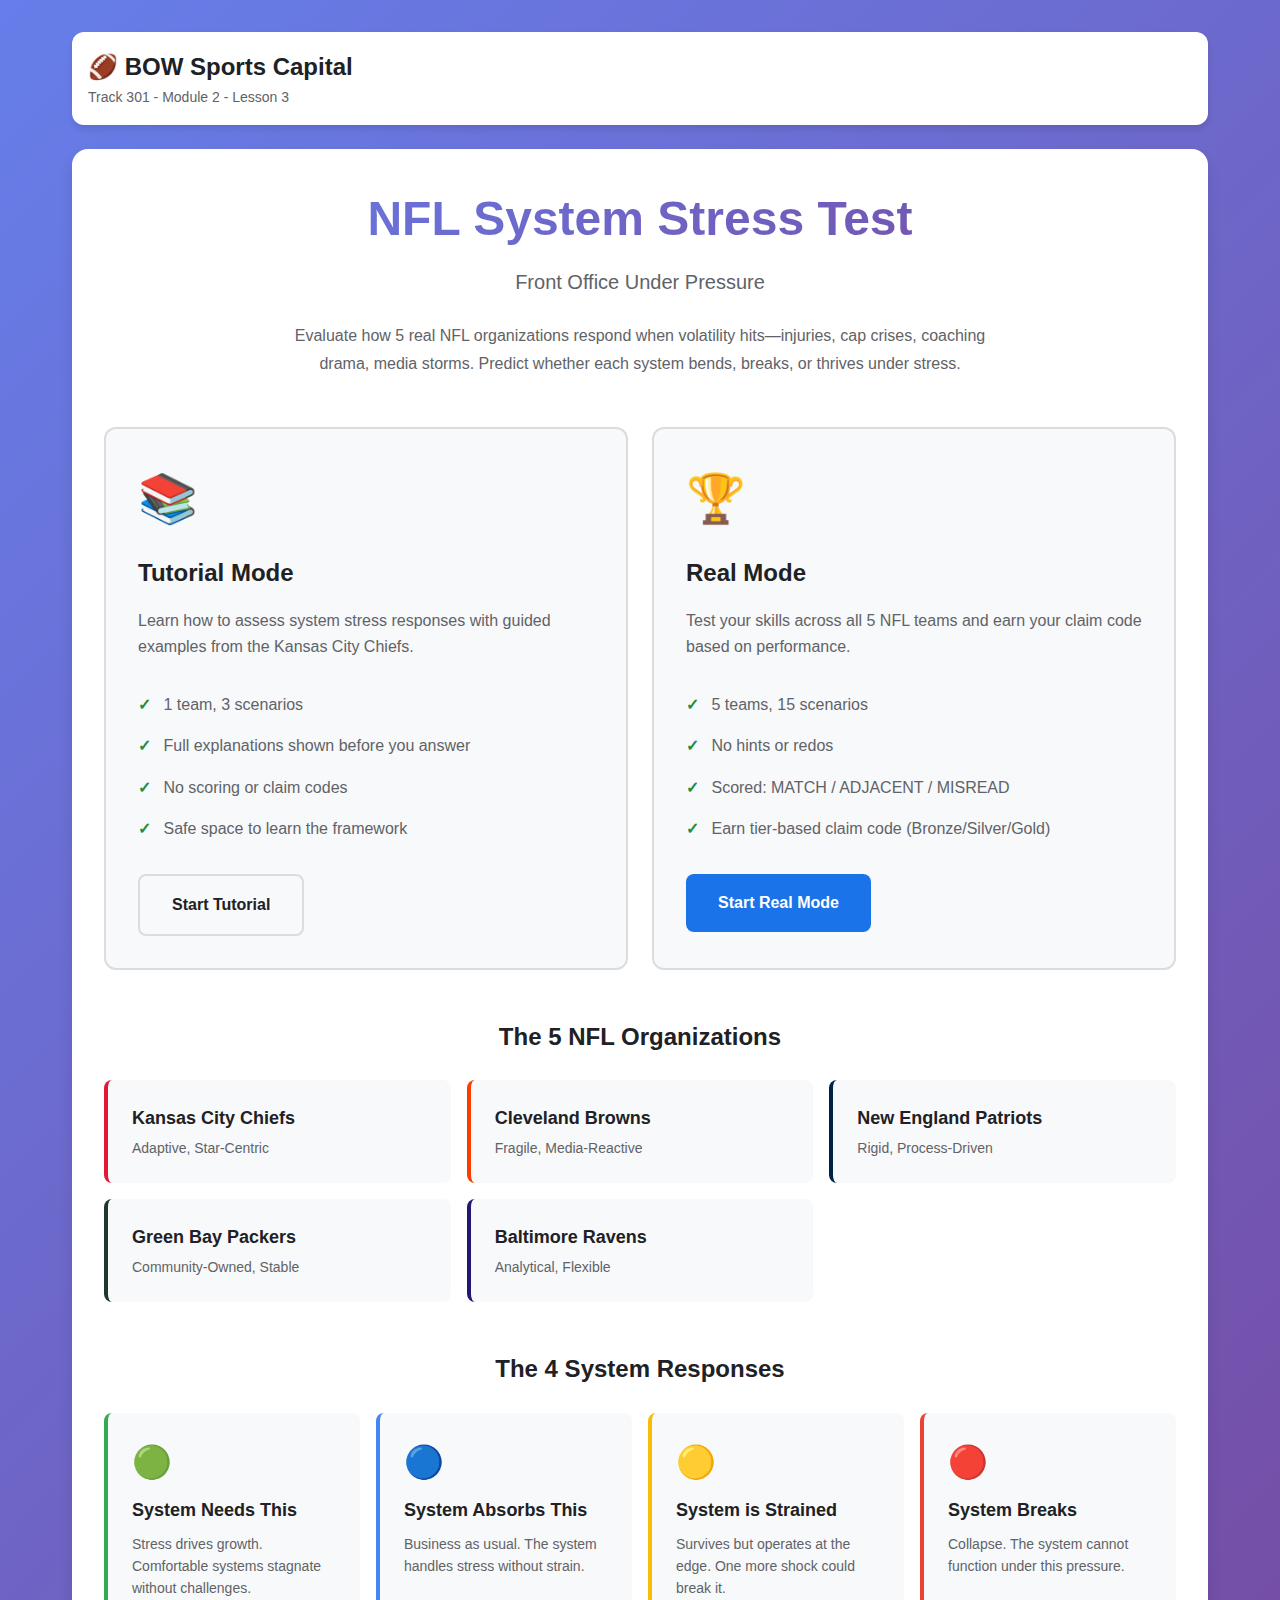
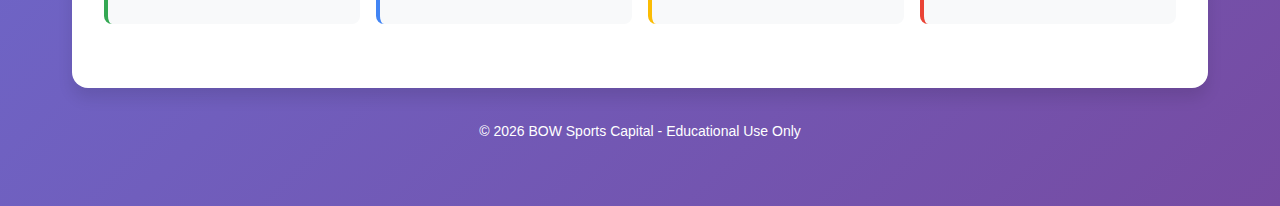
<file: index.html>
<!DOCTYPE html>
<html lang="en">
<head>
    <meta charset="UTF-8">
    <meta name="viewport" content="width=device-width, initial-scale=1.0">
    <title>NFL System Stress Test - BOW Sports Capital Track 301</title>
    <link rel="stylesheet" href="css/game.css">
    <link rel="stylesheet" href="css/nfl-theme.css">
</head>
<body class="landing-page">
    <div class="container">
        <header class="game-header">
            <div class="logo-section">
                <h1>🏈 BOW Sports Capital</h1>
                <p class="track-info">Track 301 - Module 2 - Lesson 3</p>
            </div>
        </header>

        <main class="landing-content">
            <div class="hero-section">
                <h2 class="hero-title">NFL System Stress Test</h2>
                <p class="hero-subtitle">Front Office Under Pressure</p>
                <p class="hero-description">
                    Evaluate how 5 real NFL organizations respond when volatility hits—injuries,
                    cap crises, coaching drama, media storms. Predict whether each system bends,
                    breaks, or thrives under stress.
                </p>
            </div>

            <div class="mode-selection">
                <div class="mode-card tutorial-card">
                    <div class="mode-icon">📚</div>
                    <h3>Tutorial Mode</h3>
                    <p>Learn how to assess system stress responses with guided examples from the Kansas City Chiefs.</p>
                    <ul class="mode-features">
                        <li>1 team, 3 scenarios</li>
                        <li>Full explanations shown before you answer</li>
                        <li>No scoring or claim codes</li>
                        <li>Safe space to learn the framework</li>
                    </ul>
                    <a href="tutorial.html" class="btn btn-secondary">Start Tutorial</a>
                </div>

                <div class="mode-card real-card">
                    <div class="mode-icon">🏆</div>
                    <h3>Real Mode</h3>
                    <p>Test your skills across all 5 NFL teams and earn your claim code based on performance.</p>
                    <ul class="mode-features">
                        <li>5 teams, 15 scenarios</li>
                        <li>No hints or redos</li>
                        <li>Scored: MATCH / ADJACENT / MISREAD</li>
                        <li>Earn tier-based claim code (Bronze/Silver/Gold)</li>
                    </ul>
                    <a href="game.html" class="btn btn-primary">Start Real Mode</a>
                </div>
            </div>

            <div class="team-preview">
                <h3>The 5 NFL Organizations</h3>
                <div class="teams-grid">
                    <div class="team-preview-card chiefs">
                        <div class="team-name">Kansas City Chiefs</div>
                        <div class="team-type">Adaptive, Star-Centric</div>
                    </div>
                    <div class="team-preview-card browns">
                        <div class="team-name">Cleveland Browns</div>
                        <div class="team-type">Fragile, Media-Reactive</div>
                    </div>
                    <div class="team-preview-card patriots">
                        <div class="team-name">New England Patriots</div>
                        <div class="team-type">Rigid, Process-Driven</div>
                    </div>
                    <div class="team-preview-card packers">
                        <div class="team-name">Green Bay Packers</div>
                        <div class="team-type">Community-Owned, Stable</div>
                    </div>
                    <div class="team-preview-card ravens">
                        <div class="team-name">Baltimore Ravens</div>
                        <div class="team-type">Analytical, Flexible</div>
                    </div>
                </div>
            </div>

            <div class="framework-info">
                <h3>The 4 System Responses</h3>
                <div class="responses-grid">
                    <div class="response-card needs">
                        <div class="response-icon">🟢</div>
                        <h4>System Needs This</h4>
                        <p>Stress drives growth. Comfortable systems stagnate without challenges.</p>
                    </div>
                    <div class="response-card absorbs">
                        <div class="response-icon">🔵</div>
                        <h4>System Absorbs This</h4>
                        <p>Business as usual. The system handles stress without strain.</p>
                    </div>
                    <div class="response-card strained">
                        <div class="response-icon">🟡</div>
                        <h4>System is Strained</h4>
                        <p>Survives but operates at the edge. One more shock could break it.</p>
                    </div>
                    <div class="response-card breaks">
                        <div class="response-icon">🔴</div>
                        <h4>System Breaks</h4>
                        <p>Collapse. The system cannot function under this pressure.</p>
                    </div>
                </div>
            </div>
        </main>

        <footer class="game-footer">
            <p>&copy; 2026 BOW Sports Capital - Educational Use Only</p>
        </footer>
    </div>
</body>
</html>
</file>
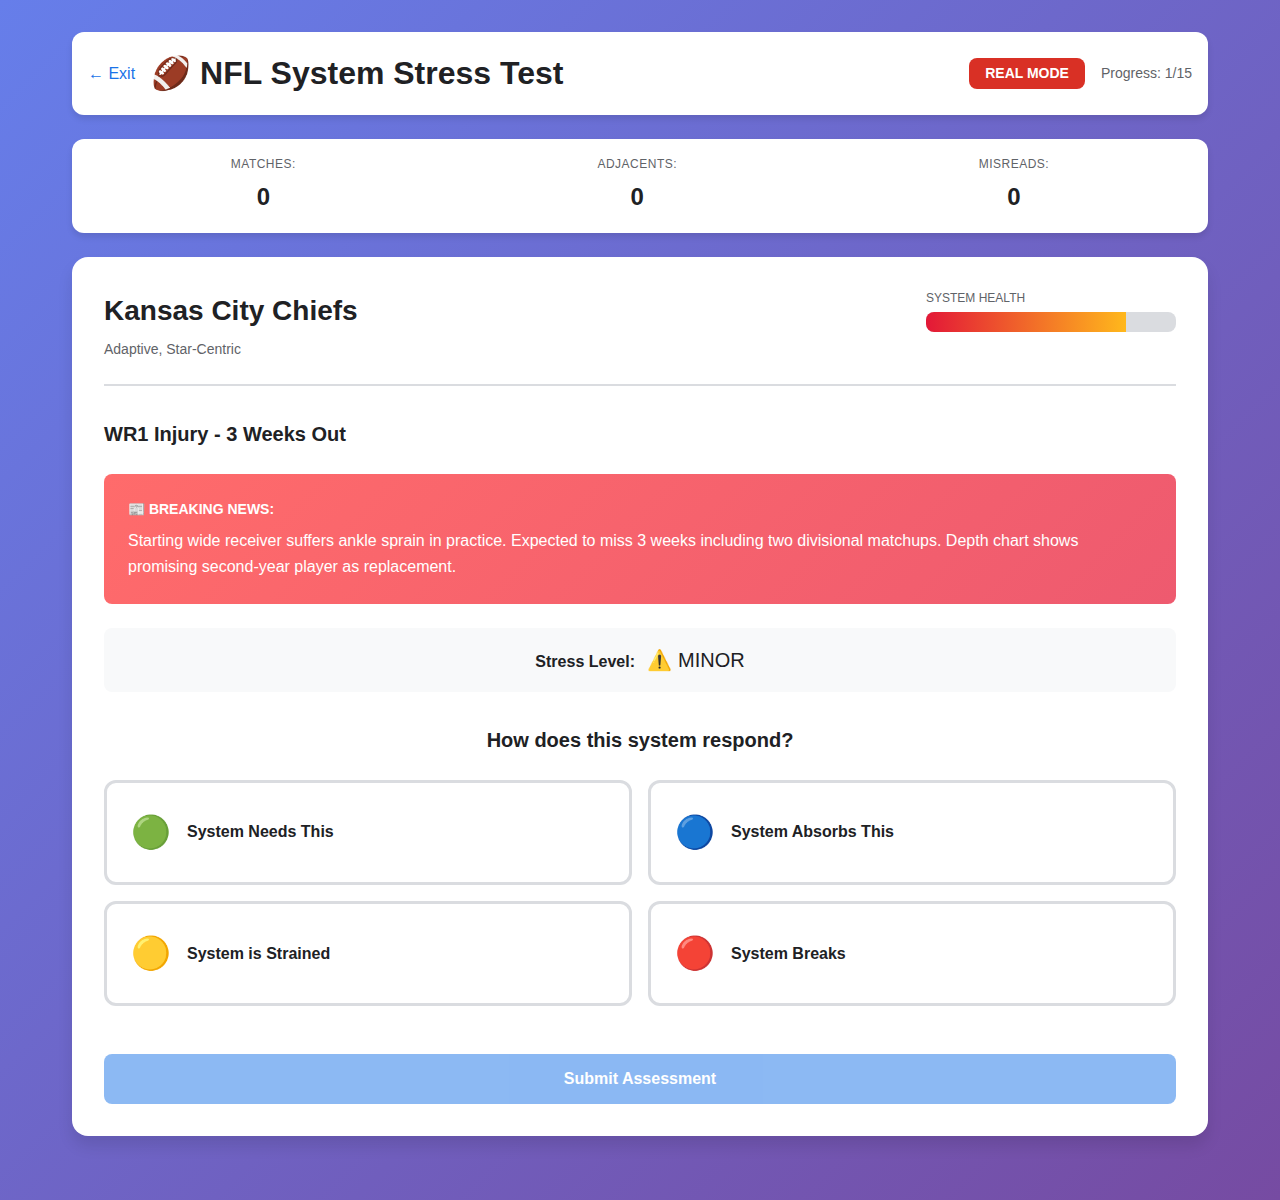
<file: game.html>
<!DOCTYPE html>
<html lang="en">
<head>
    <meta charset="UTF-8">
    <meta name="viewport" content="width=device-width, initial-scale=1.0">
    <title>Real Mode - NFL System Stress Test</title>
    <link rel="stylesheet" href="css/game.css">
    <link rel="stylesheet" href="css/nfl-theme.css">
</head>
<body class="game-page real-mode">
    <div class="container">
        <header class="game-header">
            <div class="header-left">
                <a href="index.html" class="back-link" onclick="return confirmExit()">← Exit</a>
                <h1>🏈 NFL System Stress Test</h1>
            </div>
            <div class="header-right">
                <span class="mode-badge real">Real Mode</span>
                <span class="progress-indicator">Progress: <span id="progress-text">0/15</span></span>
            </div>
        </header>

        <div class="score-bar">
            <div class="score-item">
                <span class="score-label">Matches:</span>
                <span class="score-value" id="matches-count">0</span>
            </div>
            <div class="score-item">
                <span class="score-label">Adjacents:</span>
                <span class="score-value" id="adjacents-count">0</span>
            </div>
            <div class="score-item">
                <span class="score-label">Misreads:</span>
                <span class="score-value" id="misreads-count">0</span>
            </div>
        </div>

        <main class="game-content">
            <!-- Scenario Question Screen -->
            <div id="scenario-screen" class="screen active">
                <div class="scenario-card">
                    <div class="team-header" id="team-header">
                        <div class="team-info">
                            <h2 id="team-name">Team Name</h2>
                            <div class="team-type" id="team-type">Organization Type</div>
                        </div>
                        <div class="health-meter-container">
                            <div class="health-label">System Health</div>
                            <div class="health-meter">
                                <div class="health-bar" id="health-bar"></div>
                            </div>
                        </div>
                    </div>

                    <div class="scenario-info">
                        <h3 id="scenario-title">Scenario Title</h3>
                    </div>

                    <div class="news-banner" id="news-banner">
                        <div class="news-label">📰 BREAKING NEWS:</div>
                        <div class="news-content" id="news-content"></div>
                    </div>

                    <div class="stress-indicator" id="stress-indicator">
                        <span class="stress-label">Stress Level:</span>
                        <span class="stress-icons" id="stress-icons"></span>
                    </div>

                    <div class="question-section">
                        <h3>How does this system respond?</h3>
                        <div class="choices">
                            <div class="choice-card needs" data-choice="System Needs This">
                                <div class="choice-icon">🟢</div>
                                <div class="choice-label">System Needs This</div>
                            </div>
                            <div class="choice-card absorbs" data-choice="System Absorbs This">
                                <div class="choice-icon">🔵</div>
                                <div class="choice-label">System Absorbs This</div>
                            </div>
                            <div class="choice-card strained" data-choice="System is Strained">
                                <div class="choice-icon">🟡</div>
                                <div class="choice-label">System is Strained</div>
                            </div>
                            <div class="choice-card breaks" data-choice="System Breaks">
                                <div class="choice-icon">🔴</div>
                                <div class="choice-label">System Breaks</div>
                            </div>
                        </div>
                        <button class="btn btn-primary btn-submit" id="submit-btn" disabled onclick="submitAnswer()">
                            Submit Assessment
                        </button>
                    </div>
                </div>
            </div>

            <!-- Feedback Screen -->
            <div id="feedback-screen" class="screen">
                <div class="feedback-card">
                    <div class="feedback-header" id="feedback-header">
                        <div class="feedback-icon" id="feedback-icon"></div>
                        <h3 id="feedback-title">Feedback Title</h3>
                        <div class="xp-badge" id="xp-badge">+0 XP</div>
                    </div>

                    <div class="feedback-content">
                        <div class="answer-comparison">
                            <div class="answer-box your-answer">
                                <strong>Your Choice:</strong>
                                <span id="your-answer-display" class="answer-badge"></span>
                            </div>
                            <div class="answer-box correct-answer">
                                <strong>Actual Response:</strong>
                                <span id="correct-answer-display" class="answer-badge"></span>
                            </div>
                        </div>

                        <div class="explanation-box">
                            <h4>Explanation:</h4>
                            <p id="feedback-explanation"></p>
                        </div>
                    </div>

                    <button class="btn btn-primary" onclick="nextScenario()">
                        Continue to Next Scenario
                    </button>
                </div>
            </div>

            <!-- Final Results Screen -->
            <div id="results-screen" class="screen">
                <div class="results-card">
                    <h2>🏆 ASSESSMENT COMPLETE</h2>

                    <div class="final-score">
                        <div class="score-detail">
                            <strong>Final Score:</strong>
                            <span id="final-matches">0</span>/15 Matches
                        </div>
                        <div class="score-breakdown">
                            <div class="breakdown-item">
                                <span class="label">Adjacents:</span>
                                <span class="value" id="final-adjacents">0</span>
                            </div>
                            <div class="breakdown-item">
                                <span class="label">Misreads:</span>
                                <span class="value" id="final-misreads">0</span>
                            </div>
                            <div class="breakdown-item">
                                <span class="label">Critical Misreads:</span>
                                <span class="value critical" id="final-critical">0</span>
                            </div>
                        </div>
                    </div>

                    <div class="tier-section" id="tier-section">
                        <div class="divider"></div>

                        <div class="tier-earned" id="tier-earned">
                            <div class="tier-badge" id="tier-badge">🥇 GOLD</div>
                            <div class="xp-earned">XP Awarded: <span id="final-xp">200</span></div>
                        </div>

                        <div class="claim-code-section" id="claim-code-section">
                            <h3>Your Claim Code:</h3>
                            <div class="claim-code-box">
                                <code id="claim-code">L3-301-M2-GOLD-PRESSURE</code>
                            </div>
                            <button class="btn btn-secondary" onclick="copyClaimCode()">
                                📋 Copy Code
                            </button>
                            <div class="copy-feedback" id="copy-feedback">Copied to clipboard!</div>
                        </div>

                        <div class="tier-message">
                            <p id="tier-message-text">
                                You correctly diagnosed how NFL organizations respond under pressure.
                                You identified breaking points and recognized which systems thrive on volatility.
                            </p>
                        </div>
                    </div>

                    <div class="no-code-section" id="no-code-section" style="display: none;">
                        <div class="no-code-message">
                            <p>Review system stress patterns and try again to earn a claim code.</p>
                            <p class="threshold-info">You need at least 6 correct or adjacent answers to earn a code.</p>
                        </div>
                    </div>

                    <div class="action-buttons">
                        <button class="btn btn-primary" onclick="location.reload()">Play Again</button>
                        <a href="tutorial.html" class="btn btn-secondary">Tutorial</a>
                        <a href="index.html" class="btn btn-secondary">Home</a>
                    </div>
                </div>
            </div>
        </main>
    </div>

    <script src="js/nfl-scenarios.js"></script>
    <script src="js/scoring.js"></script>
    <script src="js/game-engine.js"></script>
    <script src="js/ui-controller.js"></script>
</body>
</html>
</file>
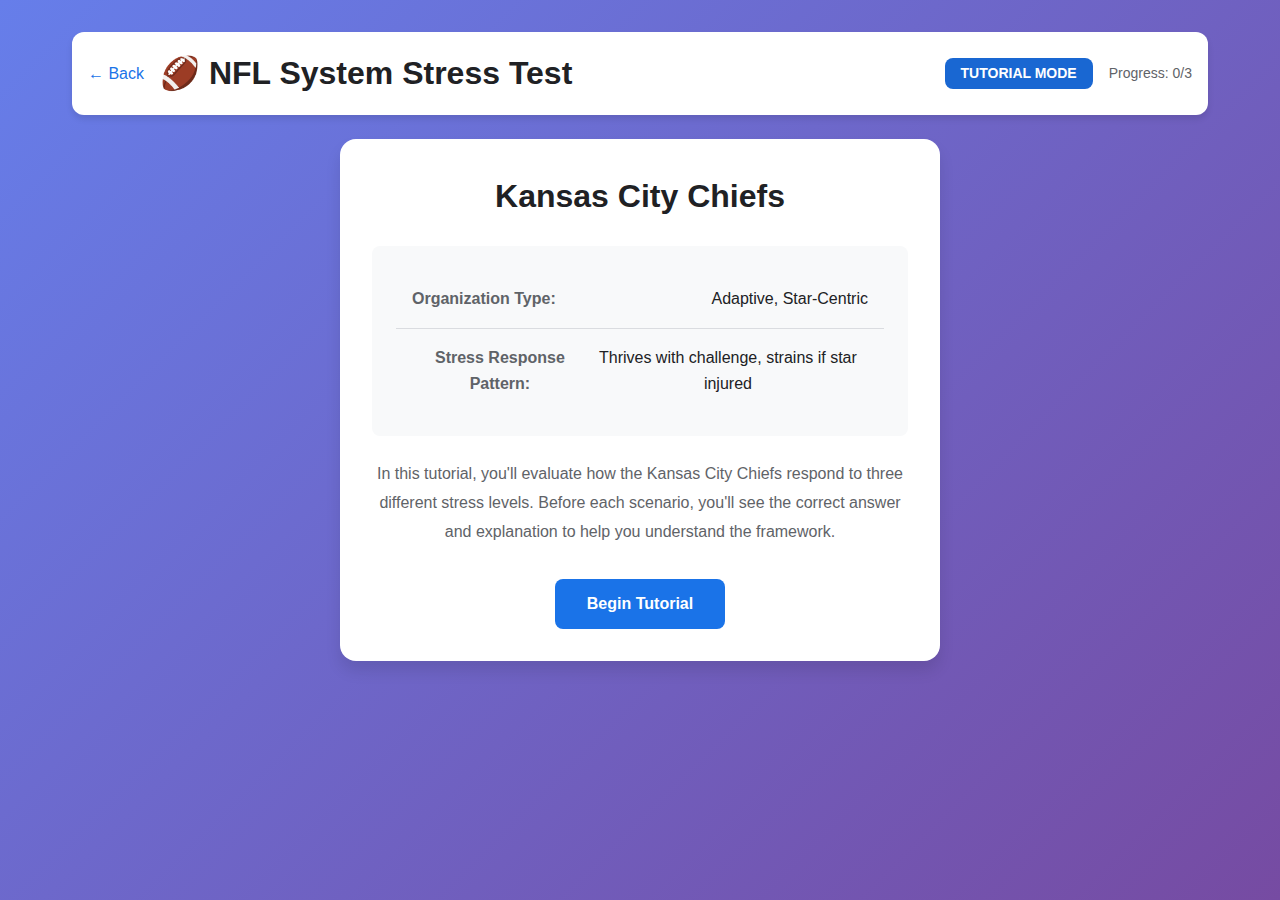
<file: tutorial.html>
<!DOCTYPE html>
<html lang="en">
<head>
    <meta charset="UTF-8">
    <meta name="viewport" content="width=device-width, initial-scale=1.0">
    <title>Tutorial Mode - NFL System Stress Test</title>
    <link rel="stylesheet" href="css/game.css">
    <link rel="stylesheet" href="css/nfl-theme.css">
</head>
<body class="game-page tutorial-mode">
    <div class="container">
        <header class="game-header">
            <div class="header-left">
                <a href="index.html" class="back-link">← Back</a>
                <h1>🏈 NFL System Stress Test</h1>
            </div>
            <div class="header-right">
                <span class="mode-badge tutorial">Tutorial Mode</span>
                <span class="progress-indicator">Progress: <span id="progress-text">0/3</span></span>
            </div>
        </header>

        <main class="game-content">
            <!-- Team Introduction Screen -->
            <div id="team-intro" class="screen active">
                <div class="team-intro-card">
                    <h2>Kansas City Chiefs</h2>
                    <div class="team-profile">
                        <div class="profile-item">
                            <strong>Organization Type:</strong>
                            <span>Adaptive, Star-Centric</span>
                        </div>
                        <div class="profile-item">
                            <strong>Stress Response Pattern:</strong>
                            <span>Thrives with challenge, strains if star injured</span>
                        </div>
                    </div>
                    <p class="intro-text">
                        In this tutorial, you'll evaluate how the Kansas City Chiefs respond to
                        three different stress levels. Before each scenario, you'll see the correct
                        answer and explanation to help you understand the framework.
                    </p>
                    <button class="btn btn-primary" onclick="startTutorial()">Begin Tutorial</button>
                </div>
            </div>

            <!-- Scenario Pre-Explanation Screen -->
            <div id="pre-explanation" class="screen">
                <div class="explanation-card">
                    <div class="scenario-header">
                        <h3 id="scenario-title">Scenario Title</h3>
                        <span class="stress-level" id="stress-level-badge">Level 1</span>
                    </div>

                    <div class="scenario-content">
                        <h4>The Situation:</h4>
                        <p id="scenario-description" class="scenario-text"></p>
                    </div>

                    <div class="teaching-section">
                        <h4>Before You Answer - Here's What Happens:</h4>
                        <div class="answer-preview">
                            <div class="correct-answer-box">
                                <strong>Correct Response:</strong>
                                <span id="correct-answer-preview" class="answer-badge"></span>
                            </div>
                            <p id="explanation-preview" class="explanation-text"></p>
                        </div>
                    </div>

                    <div class="tutorial-tip">
                        💡 <strong>Your Turn:</strong> Now that you know what happens, select the response
                        that matches this scenario. This helps you practice recognizing the pattern.
                    </div>

                    <button class="btn btn-primary" onclick="showScenario()">Continue to Question</button>
                </div>
            </div>

            <!-- Scenario Question Screen -->
            <div id="scenario-screen" class="screen">
                <div class="scenario-card">
                    <div class="team-header" id="team-header">
                        <div class="team-info">
                            <h2 id="team-name">Kansas City Chiefs</h2>
                            <div class="team-type" id="team-type">Adaptive, Star-Centric</div>
                        </div>
                        <div class="health-meter-container">
                            <div class="health-label">System Health</div>
                            <div class="health-meter">
                                <div class="health-bar" id="health-bar"></div>
                            </div>
                        </div>
                    </div>

                    <div class="news-banner" id="news-banner">
                        <div class="news-label">📰 BREAKING NEWS:</div>
                        <div class="news-content" id="news-content"></div>
                    </div>

                    <div class="stress-indicator" id="stress-indicator">
                        <span class="stress-label">Stress Level:</span>
                        <span class="stress-icons" id="stress-icons"></span>
                    </div>

                    <div class="question-section">
                        <h3>How does this system respond?</h3>
                        <div class="choices">
                            <div class="choice-card needs" data-choice="System Needs This">
                                <div class="choice-icon">🟢</div>
                                <div class="choice-label">System Needs This</div>
                            </div>
                            <div class="choice-card absorbs" data-choice="System Absorbs This">
                                <div class="choice-icon">🔵</div>
                                <div class="choice-label">System Absorbs This</div>
                            </div>
                            <div class="choice-card strained" data-choice="System is Strained">
                                <div class="choice-icon">🟡</div>
                                <div class="choice-label">System is Strained</div>
                            </div>
                            <div class="choice-card breaks" data-choice="System Breaks">
                                <div class="choice-icon">🔴</div>
                                <div class="choice-label">System Breaks</div>
                            </div>
                        </div>
                        <button class="btn btn-primary btn-submit" id="submit-btn" disabled onclick="submitAnswer()">
                            Submit Assessment
                        </button>
                    </div>
                </div>
            </div>

            <!-- Feedback Screen -->
            <div id="feedback-screen" class="screen">
                <div class="feedback-card">
                    <div class="feedback-header" id="feedback-header">
                        <div class="feedback-icon" id="feedback-icon"></div>
                        <h3 id="feedback-title">Feedback Title</h3>
                    </div>

                    <div class="feedback-content">
                        <div class="answer-comparison">
                            <div class="answer-box your-answer">
                                <strong>Your Choice:</strong>
                                <span id="your-answer-display" class="answer-badge"></span>
                            </div>
                            <div class="answer-box correct-answer">
                                <strong>Actual Response:</strong>
                                <span id="correct-answer-display" class="answer-badge"></span>
                            </div>
                        </div>

                        <div class="explanation-box">
                            <h4>Why This Response:</h4>
                            <p id="feedback-explanation"></p>
                        </div>
                    </div>

                    <button class="btn btn-primary" onclick="nextScenario()">
                        <span id="next-btn-text">Continue to Next Scenario</span>
                    </button>
                </div>
            </div>

            <!-- Tutorial Complete Screen -->
            <div id="complete-screen" class="screen">
                <div class="complete-card">
                    <h2>🎓 Tutorial Complete!</h2>
                    <p class="complete-message">
                        You've learned how to assess system stress responses using the Kansas City Chiefs
                        as an example. You now understand the four response types:
                    </p>

                    <div class="summary-grid">
                        <div class="summary-item needs">
                            <strong>🟢 System Needs This</strong>
                            <p>Stress drives necessary growth</p>
                        </div>
                        <div class="summary-item absorbs">
                            <strong>🔵 System Absorbs This</strong>
                            <p>Business as usual, no strain</p>
                        </div>
                        <div class="summary-item strained">
                            <strong>🟡 System is Strained</strong>
                            <p>Survives at the edge of capability</p>
                        </div>
                        <div class="summary-item breaks">
                            <strong>🔴 System Breaks</strong>
                            <p>System cannot function</p>
                        </div>
                    </div>

                    <div class="next-steps">
                        <h3>Ready for the Real Challenge?</h3>
                        <p>Test your skills across all 5 NFL teams and earn your claim code.</p>
                        <div class="action-buttons">
                            <a href="game.html" class="btn btn-primary btn-large">Start Real Mode</a>
                            <a href="index.html" class="btn btn-secondary">Back to Home</a>
                        </div>
                    </div>
                </div>
            </div>
        </main>
    </div>

    <script src="js/nfl-scenarios.js"></script>
    <script src="js/tutorial.js"></script>
</body>
</html>
</file>
<file: css/nfl-theme.css>
/* NFL Team Theme Styles */

/* Chiefs */
.team-preview-card.chiefs {
    border-left-color: #E31837;
}

.team-header.chiefs {
    background: linear-gradient(135deg, rgba(227, 24, 55, 0.1), rgba(255, 184, 28, 0.1));
}

/* Browns */
.team-preview-card.browns {
    border-left-color: #FF3C00;
}

.team-header.browns {
    background: linear-gradient(135deg, rgba(49, 29, 0, 0.1), rgba(255, 60, 0, 0.1));
}

/* Patriots */
.team-preview-card.patriots {
    border-left-color: #002244;
}

.team-header.patriots {
    background: linear-gradient(135deg, rgba(0, 34, 68, 0.1), rgba(198, 12, 48, 0.1));
}

/* Packers */
.team-preview-card.packers {
    border-left-color: #203731;
}

.team-header.packers {
    background: linear-gradient(135deg, rgba(32, 55, 49, 0.1), rgba(255, 182, 18, 0.1));
}

/* Ravens */
.team-preview-card.ravens {
    border-left-color: #241773;
}

.team-header.ravens {
    background: linear-gradient(135deg, rgba(36, 23, 115, 0.1), rgba(158, 124, 12, 0.1));
}

/* Team-specific accent colors for active scenarios */
body.game-page .team-header.active-chiefs .health-bar {
    background: linear-gradient(90deg, #E31837, #FFB81C);
}

body.game-page .team-header.active-browns .health-bar {
    background: linear-gradient(90deg, #FF3C00, #311D00);
}

body.game-page .team-header.active-patriots .health-bar {
    background: linear-gradient(90deg, #002244, #C60C30);
}

body.game-page .team-header.active-packers .health-bar {
    background: linear-gradient(90deg, #203731, #FFB612);
}

body.game-page .team-header.active-ravens .health-bar {
    background: linear-gradient(90deg, #241773, #9E7C0C);
}
</file>
<file: css/game.css>
/* NFL System Stress Test - Main Styles */
/* Mobile-First Responsive Design */

/* CSS Reset & Base Styles */
* {
    margin: 0;
    padding: 0;
    box-sizing: border-box;
}

:root {
    /* Colors */
    --primary-color: #1a73e8;
    --secondary-color: #5f6368;
    --success-color: #1e8e3e;
    --warning-color: #f9ab00;
    --danger-color: #d93025;
    --info-color: #1967d2;

    /* Response Colors */
    --needs-color: #34a853;
    --absorbs-color: #4285f4;
    --strained-color: #fbbc04;
    --breaks-color: #ea4335;

    /* Neutral Colors */
    --bg-primary: #ffffff;
    --bg-secondary: #f8f9fa;
    --bg-dark: #202124;
    --text-primary: #202124;
    --text-secondary: #5f6368;
    --border-color: #dadce0;

    /* Spacing */
    --spacing-xs: 0.25rem;
    --spacing-sm: 0.5rem;
    --spacing-md: 1rem;
    --spacing-lg: 1.5rem;
    --spacing-xl: 2rem;
    --spacing-2xl: 3rem;

    /* Border Radius */
    --radius-sm: 4px;
    --radius-md: 8px;
    --radius-lg: 12px;
    --radius-xl: 16px;

    /* Shadows */
    --shadow-sm: 0 1px 2px rgba(0, 0, 0, 0.1);
    --shadow-md: 0 4px 6px rgba(0, 0, 0, 0.1);
    --shadow-lg: 0 10px 15px rgba(0, 0, 0, 0.1);
    --shadow-xl: 0 20px 25px rgba(0, 0, 0, 0.15);

    /* Typography */
    --font-family: -apple-system, BlinkMacSystemFont, 'Segoe UI', Roboto, 'Helvetica Neue', Arial, sans-serif;
}

body {
    font-family: var(--font-family);
    background: linear-gradient(135deg, #667eea 0%, #764ba2 100%);
    min-height: 100vh;
    color: var(--text-primary);
    line-height: 1.6;
}

.container {
    max-width: 1200px;
    margin: 0 auto;
    padding: var(--spacing-md);
}

/* Header Styles */
.game-header {
    background: var(--bg-primary);
    border-radius: var(--radius-lg);
    padding: var(--spacing-md);
    margin-bottom: var(--spacing-lg);
    box-shadow: var(--shadow-md);
    display: flex;
    justify-content: space-between;
    align-items: center;
    flex-wrap: wrap;
    gap: var(--spacing-md);
}

.header-left, .header-right {
    display: flex;
    align-items: center;
    gap: var(--spacing-md);
    flex-wrap: wrap;
}

.logo-section h1 {
    font-size: 1.5rem;
    color: var(--text-primary);
}

.track-info {
    font-size: 0.875rem;
    color: var(--text-secondary);
}

.back-link {
    color: var(--primary-color);
    text-decoration: none;
    font-weight: 500;
    transition: opacity 0.2s;
}

.back-link:hover {
    opacity: 0.8;
}

.mode-badge {
    padding: var(--spacing-xs) var(--spacing-md);
    border-radius: var(--radius-md);
    font-size: 0.875rem;
    font-weight: 600;
    text-transform: uppercase;
}

.mode-badge.tutorial {
    background: var(--info-color);
    color: white;
}

.mode-badge.real {
    background: var(--danger-color);
    color: white;
}

.progress-indicator {
    font-size: 0.875rem;
    color: var(--text-secondary);
}

/* Score Bar */
.score-bar {
    background: var(--bg-primary);
    border-radius: var(--radius-lg);
    padding: var(--spacing-md);
    margin-bottom: var(--spacing-lg);
    box-shadow: var(--shadow-md);
    display: flex;
    justify-content: space-around;
    gap: var(--spacing-md);
    flex-wrap: wrap;
}

.score-item {
    display: flex;
    flex-direction: column;
    align-items: center;
    gap: var(--spacing-xs);
}

.score-label {
    font-size: 0.75rem;
    color: var(--text-secondary);
    text-transform: uppercase;
    letter-spacing: 0.5px;
}

.score-value {
    font-size: 1.5rem;
    font-weight: 700;
    color: var(--text-primary);
}

/* Landing Page Styles */
.landing-content {
    background: var(--bg-primary);
    border-radius: var(--radius-xl);
    padding: var(--spacing-xl);
    box-shadow: var(--shadow-lg);
}

.hero-section {
    text-align: center;
    margin-bottom: var(--spacing-2xl);
}

.hero-title {
    font-size: 2.5rem;
    font-weight: 800;
    margin-bottom: var(--spacing-sm);
    background: linear-gradient(135deg, #667eea 0%, #764ba2 100%);
    -webkit-background-clip: text;
    -webkit-text-fill-color: transparent;
    background-clip: text;
}

.hero-subtitle {
    font-size: 1.25rem;
    color: var(--text-secondary);
    margin-bottom: var(--spacing-lg);
}

.hero-description {
    max-width: 700px;
    margin: 0 auto;
    color: var(--text-secondary);
    line-height: 1.8;
}

/* Mode Selection Cards */
.mode-selection {
    display: grid;
    grid-template-columns: 1fr;
    gap: var(--spacing-lg);
    margin-bottom: var(--spacing-2xl);
}

.mode-card {
    background: var(--bg-secondary);
    border-radius: var(--radius-lg);
    padding: var(--spacing-xl);
    border: 2px solid var(--border-color);
    transition: transform 0.2s, box-shadow 0.2s;
}

.mode-card:hover {
    transform: translateY(-4px);
    box-shadow: var(--shadow-lg);
}

.mode-icon {
    font-size: 3rem;
    margin-bottom: var(--spacing-md);
}

.mode-card h3 {
    font-size: 1.5rem;
    margin-bottom: var(--spacing-md);
}

.mode-card p {
    color: var(--text-secondary);
    margin-bottom: var(--spacing-lg);
}

.mode-features {
    list-style: none;
    margin-bottom: var(--spacing-lg);
}

.mode-features li {
    padding: var(--spacing-sm) 0;
    color: var(--text-secondary);
}

.mode-features li:before {
    content: "✓ ";
    color: var(--success-color);
    font-weight: bold;
    margin-right: var(--spacing-sm);
}

/* Buttons */
.btn {
    display: inline-block;
    padding: var(--spacing-md) var(--spacing-xl);
    border-radius: var(--radius-md);
    font-weight: 600;
    text-decoration: none;
    text-align: center;
    cursor: pointer;
    border: none;
    font-size: 1rem;
    transition: all 0.2s;
}

.btn-primary {
    background: var(--primary-color);
    color: white;
}

.btn-primary:hover {
    background: #1557b0;
    transform: translateY(-2px);
    box-shadow: var(--shadow-md);
}

.btn-secondary {
    background: var(--bg-secondary);
    color: var(--text-primary);
    border: 2px solid var(--border-color);
}

.btn-secondary:hover {
    background: var(--border-color);
}

.btn-large {
    padding: var(--spacing-lg) var(--spacing-2xl);
    font-size: 1.125rem;
}

.btn-submit {
    width: 100%;
    margin-top: var(--spacing-lg);
}

.btn:disabled {
    opacity: 0.5;
    cursor: not-allowed;
}

.btn:disabled:hover {
    transform: none;
    box-shadow: none;
}

/* Team Preview */
.team-preview {
    margin-bottom: var(--spacing-2xl);
}

.team-preview h3 {
    text-align: center;
    font-size: 1.5rem;
    margin-bottom: var(--spacing-lg);
}

.teams-grid {
    display: grid;
    grid-template-columns: 1fr;
    gap: var(--spacing-md);
}

.team-preview-card {
    padding: var(--spacing-lg);
    border-radius: var(--radius-md);
    background: var(--bg-secondary);
    border-left: 4px solid var(--primary-color);
}

.team-name {
    font-weight: 700;
    font-size: 1.125rem;
    margin-bottom: var(--spacing-xs);
}

.team-type {
    font-size: 0.875rem;
    color: var(--text-secondary);
}

/* Framework Info */
.framework-info {
    margin-bottom: var(--spacing-xl);
}

.framework-info h3 {
    text-align: center;
    font-size: 1.5rem;
    margin-bottom: var(--spacing-lg);
}

.responses-grid {
    display: grid;
    grid-template-columns: 1fr;
    gap: var(--spacing-md);
}

.response-card {
    padding: var(--spacing-lg);
    border-radius: var(--radius-md);
    background: var(--bg-secondary);
    border-left: 4px solid;
}

.response-card.needs {
    border-left-color: var(--needs-color);
}

.response-card.absorbs {
    border-left-color: var(--absorbs-color);
}

.response-card.strained {
    border-left-color: var(--strained-color);
}

.response-card.breaks {
    border-left-color: var(--breaks-color);
}

.response-icon {
    font-size: 2rem;
    margin-bottom: var(--spacing-sm);
}

.response-card h4 {
    font-size: 1.125rem;
    margin-bottom: var(--spacing-sm);
}

.response-card p {
    color: var(--text-secondary);
    font-size: 0.875rem;
}

/* Game Content */
.game-content {
    margin-bottom: var(--spacing-xl);
}

.screen {
    display: none;
}

.screen.active {
    display: block;
}

/* Scenario Card */
.scenario-card, .feedback-card, .complete-card, .results-card, .team-intro-card, .explanation-card {
    background: var(--bg-primary);
    border-radius: var(--radius-xl);
    padding: var(--spacing-xl);
    box-shadow: var(--shadow-lg);
}

.team-header {
    display: flex;
    justify-content: space-between;
    align-items: start;
    margin-bottom: var(--spacing-xl);
    padding-bottom: var(--spacing-lg);
    border-bottom: 2px solid var(--border-color);
    flex-wrap: wrap;
    gap: var(--spacing-lg);
}

.team-info h2 {
    font-size: 1.75rem;
    margin-bottom: var(--spacing-xs);
}

.team-type {
    color: var(--text-secondary);
    font-size: 0.875rem;
}

.health-meter-container {
    flex-shrink: 0;
}

.health-label {
    font-size: 0.75rem;
    color: var(--text-secondary);
    text-transform: uppercase;
    margin-bottom: var(--spacing-xs);
}

.health-meter {
    width: 200px;
    height: 20px;
    background: var(--border-color);
    border-radius: var(--radius-md);
    overflow: hidden;
}

.health-bar {
    height: 100%;
    background: linear-gradient(90deg, var(--success-color), var(--warning-color));
    transition: width 0.5s ease;
    width: 100%;
}

.scenario-info {
    margin-bottom: var(--spacing-lg);
}

.scenario-info h3 {
    font-size: 1.25rem;
    color: var(--text-primary);
}

.news-banner {
    background: linear-gradient(135deg, #ff6b6b, #ee5a6f);
    color: white;
    padding: var(--spacing-lg);
    border-radius: var(--radius-md);
    margin-bottom: var(--spacing-lg);
}

.news-label {
    font-weight: 700;
    margin-bottom: var(--spacing-sm);
    font-size: 0.875rem;
}

.news-content {
    font-size: 1rem;
    line-height: 1.6;
}

.stress-indicator {
    text-align: center;
    padding: var(--spacing-md);
    background: var(--bg-secondary);
    border-radius: var(--radius-md);
    margin-bottom: var(--spacing-xl);
}

.stress-label {
    font-weight: 600;
    margin-right: var(--spacing-sm);
}

.stress-icons {
    font-size: 1.25rem;
}

/* Choice Cards */
.question-section h3 {
    text-align: center;
    font-size: 1.25rem;
    margin-bottom: var(--spacing-lg);
}

.choices {
    display: grid;
    grid-template-columns: 1fr;
    gap: var(--spacing-md);
    margin-bottom: var(--spacing-lg);
}

.choice-card {
    padding: var(--spacing-lg);
    border: 3px solid var(--border-color);
    border-radius: var(--radius-lg);
    cursor: pointer;
    transition: all 0.2s;
    display: flex;
    align-items: center;
    gap: var(--spacing-md);
}

.choice-card:hover {
    transform: translateY(-2px);
    box-shadow: var(--shadow-md);
}

.choice-card.selected {
    border-color: var(--primary-color);
    background: rgba(26, 115, 232, 0.05);
}

.choice-card.needs.selected {
    border-color: var(--needs-color);
    background: rgba(52, 168, 83, 0.05);
}

.choice-card.absorbs.selected {
    border-color: var(--absorbs-color);
    background: rgba(66, 133, 244, 0.05);
}

.choice-card.strained.selected {
    border-color: var(--strained-color);
    background: rgba(251, 188, 4, 0.05);
}

.choice-card.breaks.selected {
    border-color: var(--breaks-color);
    background: rgba(234, 67, 53, 0.05);
}

.choice-icon {
    font-size: 2rem;
    flex-shrink: 0;
}

.choice-label {
    font-weight: 600;
    font-size: 1rem;
}

/* Feedback Screen */
.feedback-header {
    text-align: center;
    padding: var(--spacing-xl);
    border-radius: var(--radius-lg);
    margin-bottom: var(--spacing-xl);
}

.feedback-header.match {
    background: linear-gradient(135deg, #34a853, #23a566);
    color: white;
}

.feedback-header.adjacent {
    background: linear-gradient(135deg, #fbbc04, #f9ab00);
    color: white;
}

.feedback-header.misread {
    background: linear-gradient(135deg, #ea4335, #d93025);
    color: white;
}

.feedback-icon {
    font-size: 3rem;
    margin-bottom: var(--spacing-sm);
}

.feedback-header h3 {
    font-size: 1.5rem;
    margin-bottom: var(--spacing-sm);
}

.xp-badge {
    display: inline-block;
    padding: var(--spacing-xs) var(--spacing-md);
    background: rgba(255, 255, 255, 0.2);
    border-radius: var(--radius-md);
    font-weight: 700;
}

.answer-comparison {
    display: grid;
    grid-template-columns: 1fr;
    gap: var(--spacing-md);
    margin-bottom: var(--spacing-xl);
}

.answer-box {
    padding: var(--spacing-lg);
    background: var(--bg-secondary);
    border-radius: var(--radius-md);
    text-align: center;
}

.answer-box strong {
    display: block;
    margin-bottom: var(--spacing-sm);
    color: var(--text-secondary);
    font-size: 0.875rem;
}

.answer-badge {
    display: inline-block;
    padding: var(--spacing-sm) var(--spacing-lg);
    border-radius: var(--radius-md);
    font-weight: 600;
    font-size: 1rem;
}

.answer-badge.needs {
    background: var(--needs-color);
    color: white;
}

.answer-badge.absorbs {
    background: var(--absorbs-color);
    color: white;
}

.answer-badge.strained {
    background: var(--strained-color);
    color: white;
}

.answer-badge.breaks {
    background: var(--breaks-color);
    color: white;
}

.explanation-box {
    background: var(--bg-secondary);
    padding: var(--spacing-lg);
    border-radius: var(--radius-md);
    margin-bottom: var(--spacing-lg);
}

.explanation-box h4 {
    margin-bottom: var(--spacing-md);
}

.explanation-box p {
    color: var(--text-secondary);
    line-height: 1.8;
}

/* Results Screen */
.results-card h2 {
    text-align: center;
    font-size: 2rem;
    margin-bottom: var(--spacing-xl);
}

.final-score {
    background: var(--bg-secondary);
    padding: var(--spacing-xl);
    border-radius: var(--radius-lg);
    margin-bottom: var(--spacing-xl);
    text-align: center;
}

.score-detail {
    font-size: 1.5rem;
    margin-bottom: var(--spacing-lg);
}

.score-detail strong {
    color: var(--text-secondary);
    font-weight: 600;
}

.score-detail span {
    font-weight: 700;
    color: var(--primary-color);
    font-size: 2rem;
}

.score-breakdown {
    display: grid;
    grid-template-columns: repeat(auto-fit, minmax(150px, 1fr));
    gap: var(--spacing-md);
}

.breakdown-item {
    padding: var(--spacing-md);
    background: var(--bg-primary);
    border-radius: var(--radius-md);
}

.breakdown-item .label {
    display: block;
    font-size: 0.875rem;
    color: var(--text-secondary);
    margin-bottom: var(--spacing-xs);
}

.breakdown-item .value {
    display: block;
    font-size: 1.5rem;
    font-weight: 700;
}

.breakdown-item .value.critical {
    color: var(--danger-color);
}

.divider {
    height: 2px;
    background: var(--border-color);
    margin: var(--spacing-xl) 0;
}

.tier-earned {
    text-align: center;
    margin-bottom: var(--spacing-xl);
}

.tier-badge {
    display: inline-block;
    padding: var(--spacing-lg) var(--spacing-2xl);
    border-radius: var(--radius-lg);
    font-size: 1.5rem;
    font-weight: 700;
    margin-bottom: var(--spacing-md);
}

.tier-badge.gold {
    background: linear-gradient(135deg, #ffd700, #ffed4e);
    color: #000;
}

.tier-badge.silver {
    background: linear-gradient(135deg, #c0c0c0, #e8e8e8);
    color: #000;
}

.tier-badge.bronze {
    background: linear-gradient(135deg, #cd7f32, #e49b5f);
    color: #fff;
}

.xp-earned {
    font-size: 1.25rem;
    color: var(--text-secondary);
}

.claim-code-section {
    text-align: center;
    margin-bottom: var(--spacing-xl);
}

.claim-code-section h3 {
    margin-bottom: var(--spacing-md);
}

.claim-code-box {
    background: var(--bg-dark);
    padding: var(--spacing-lg);
    border-radius: var(--radius-md);
    margin-bottom: var(--spacing-md);
}

.claim-code-box code {
    font-family: 'Courier New', monospace;
    font-size: 1.25rem;
    color: #4ade80;
    font-weight: 700;
    letter-spacing: 1px;
}

.copy-feedback {
    display: none;
    color: var(--success-color);
    font-weight: 600;
    margin-top: var(--spacing-sm);
}

.copy-feedback.show {
    display: block;
}

.tier-message {
    background: var(--bg-secondary);
    padding: var(--spacing-lg);
    border-radius: var(--radius-md);
    margin-bottom: var(--spacing-xl);
}

.tier-message p {
    color: var(--text-secondary);
    line-height: 1.8;
}

.no-code-message {
    text-align: center;
    padding: var(--spacing-xl);
    background: var(--bg-secondary);
    border-radius: var(--radius-md);
    margin-bottom: var(--spacing-xl);
}

.threshold-info {
    color: var(--text-secondary);
    font-size: 0.875rem;
    margin-top: var(--spacing-md);
}

.action-buttons {
    display: flex;
    gap: var(--spacing-md);
    justify-content: center;
    flex-wrap: wrap;
}

/* Tutorial Specific Styles */
.team-intro-card {
    max-width: 600px;
    margin: 0 auto;
    text-align: center;
}

.team-intro-card h2 {
    font-size: 2rem;
    margin-bottom: var(--spacing-lg);
}

.team-profile {
    background: var(--bg-secondary);
    padding: var(--spacing-lg);
    border-radius: var(--radius-md);
    margin-bottom: var(--spacing-lg);
}

.profile-item {
    display: flex;
    justify-content: space-between;
    padding: var(--spacing-md);
    border-bottom: 1px solid var(--border-color);
}

.profile-item:last-child {
    border-bottom: none;
}

.profile-item strong {
    color: var(--text-secondary);
}

.intro-text {
    color: var(--text-secondary);
    line-height: 1.8;
    margin-bottom: var(--spacing-xl);
}

.explanation-card {
    max-width: 800px;
    margin: 0 auto;
}

.scenario-header {
    display: flex;
    justify-content: space-between;
    align-items: center;
    margin-bottom: var(--spacing-lg);
    flex-wrap: wrap;
    gap: var(--spacing-md);
}

.stress-level {
    padding: var(--spacing-xs) var(--spacing-md);
    border-radius: var(--radius-md);
    font-size: 0.875rem;
    font-weight: 600;
}

.stress-level.level-1 {
    background: var(--warning-color);
    color: white;
}

.stress-level.level-2 {
    background: #ff6b6b;
    color: white;
}

.stress-level.level-3 {
    background: var(--danger-color);
    color: white;
}

.scenario-content {
    margin-bottom: var(--spacing-xl);
}

.scenario-content h4 {
    margin-bottom: var(--spacing-md);
}

.scenario-text {
    background: var(--bg-secondary);
    padding: var(--spacing-lg);
    border-radius: var(--radius-md);
    color: var(--text-secondary);
    line-height: 1.8;
}

.teaching-section {
    background: #e3f2fd;
    padding: var(--spacing-xl);
    border-radius: var(--radius-md);
    margin-bottom: var(--spacing-lg);
}

.teaching-section h4 {
    margin-bottom: var(--spacing-lg);
    color: var(--primary-color);
}

.answer-preview {
    background: white;
    padding: var(--spacing-lg);
    border-radius: var(--radius-md);
}

.correct-answer-box {
    display: flex;
    justify-content: space-between;
    align-items: center;
    margin-bottom: var(--spacing-lg);
    flex-wrap: wrap;
    gap: var(--spacing-md);
}

.explanation-text {
    color: var(--text-secondary);
    line-height: 1.8;
}

.tutorial-tip {
    background: #fff3cd;
    border-left: 4px solid var(--warning-color);
    padding: var(--spacing-lg);
    border-radius: var(--radius-md);
    margin-bottom: var(--spacing-lg);
}

.tutorial-tip strong {
    color: var(--text-primary);
}

.complete-card {
    text-align: center;
    max-width: 700px;
    margin: 0 auto;
}

.complete-card h2 {
    font-size: 2rem;
    margin-bottom: var(--spacing-lg);
}

.complete-message {
    color: var(--text-secondary);
    line-height: 1.8;
    margin-bottom: var(--spacing-xl);
}

.summary-grid {
    display: grid;
    grid-template-columns: 1fr;
    gap: var(--spacing-md);
    margin-bottom: var(--spacing-xl);
}

.summary-item {
    padding: var(--spacing-lg);
    border-radius: var(--radius-md);
    border-left: 4px solid;
}

.summary-item.needs {
    background: rgba(52, 168, 83, 0.1);
    border-left-color: var(--needs-color);
}

.summary-item.absorbs {
    background: rgba(66, 133, 244, 0.1);
    border-left-color: var(--absorbs-color);
}

.summary-item.strained {
    background: rgba(251, 188, 4, 0.1);
    border-left-color: var(--strained-color);
}

.summary-item.breaks {
    background: rgba(234, 67, 53, 0.1);
    border-left-color: var(--breaks-color);
}

.summary-item strong {
    display: block;
    margin-bottom: var(--spacing-sm);
}

.summary-item p {
    color: var(--text-secondary);
    font-size: 0.875rem;
}

.next-steps {
    background: var(--bg-secondary);
    padding: var(--spacing-xl);
    border-radius: var(--radius-lg);
}

.next-steps h3 {
    margin-bottom: var(--spacing-md);
}

.next-steps p {
    color: var(--text-secondary);
    margin-bottom: var(--spacing-lg);
}

/* Footer */
.game-footer {
    text-align: center;
    padding: var(--spacing-xl);
    color: white;
    font-size: 0.875rem;
}

/* Responsive Design - Tablet */
@media (min-width: 640px) {
    .mode-selection {
        grid-template-columns: repeat(2, 1fr);
    }

    .teams-grid {
        grid-template-columns: repeat(2, 1fr);
    }

    .responses-grid {
        grid-template-columns: repeat(2, 1fr);
    }

    .choices {
        grid-template-columns: repeat(2, 1fr);
    }

    .answer-comparison {
        grid-template-columns: repeat(2, 1fr);
    }

    .summary-grid {
        grid-template-columns: repeat(2, 1fr);
    }
}

/* Responsive Design - Desktop */
@media (min-width: 1024px) {
    .container {
        padding: var(--spacing-xl);
    }

    .hero-title {
        font-size: 3rem;
    }

    .teams-grid {
        grid-template-columns: repeat(3, 1fr);
    }

    .responses-grid {
        grid-template-columns: repeat(4, 1fr);
    }

    .health-meter {
        width: 250px;
    }
}
</file>
